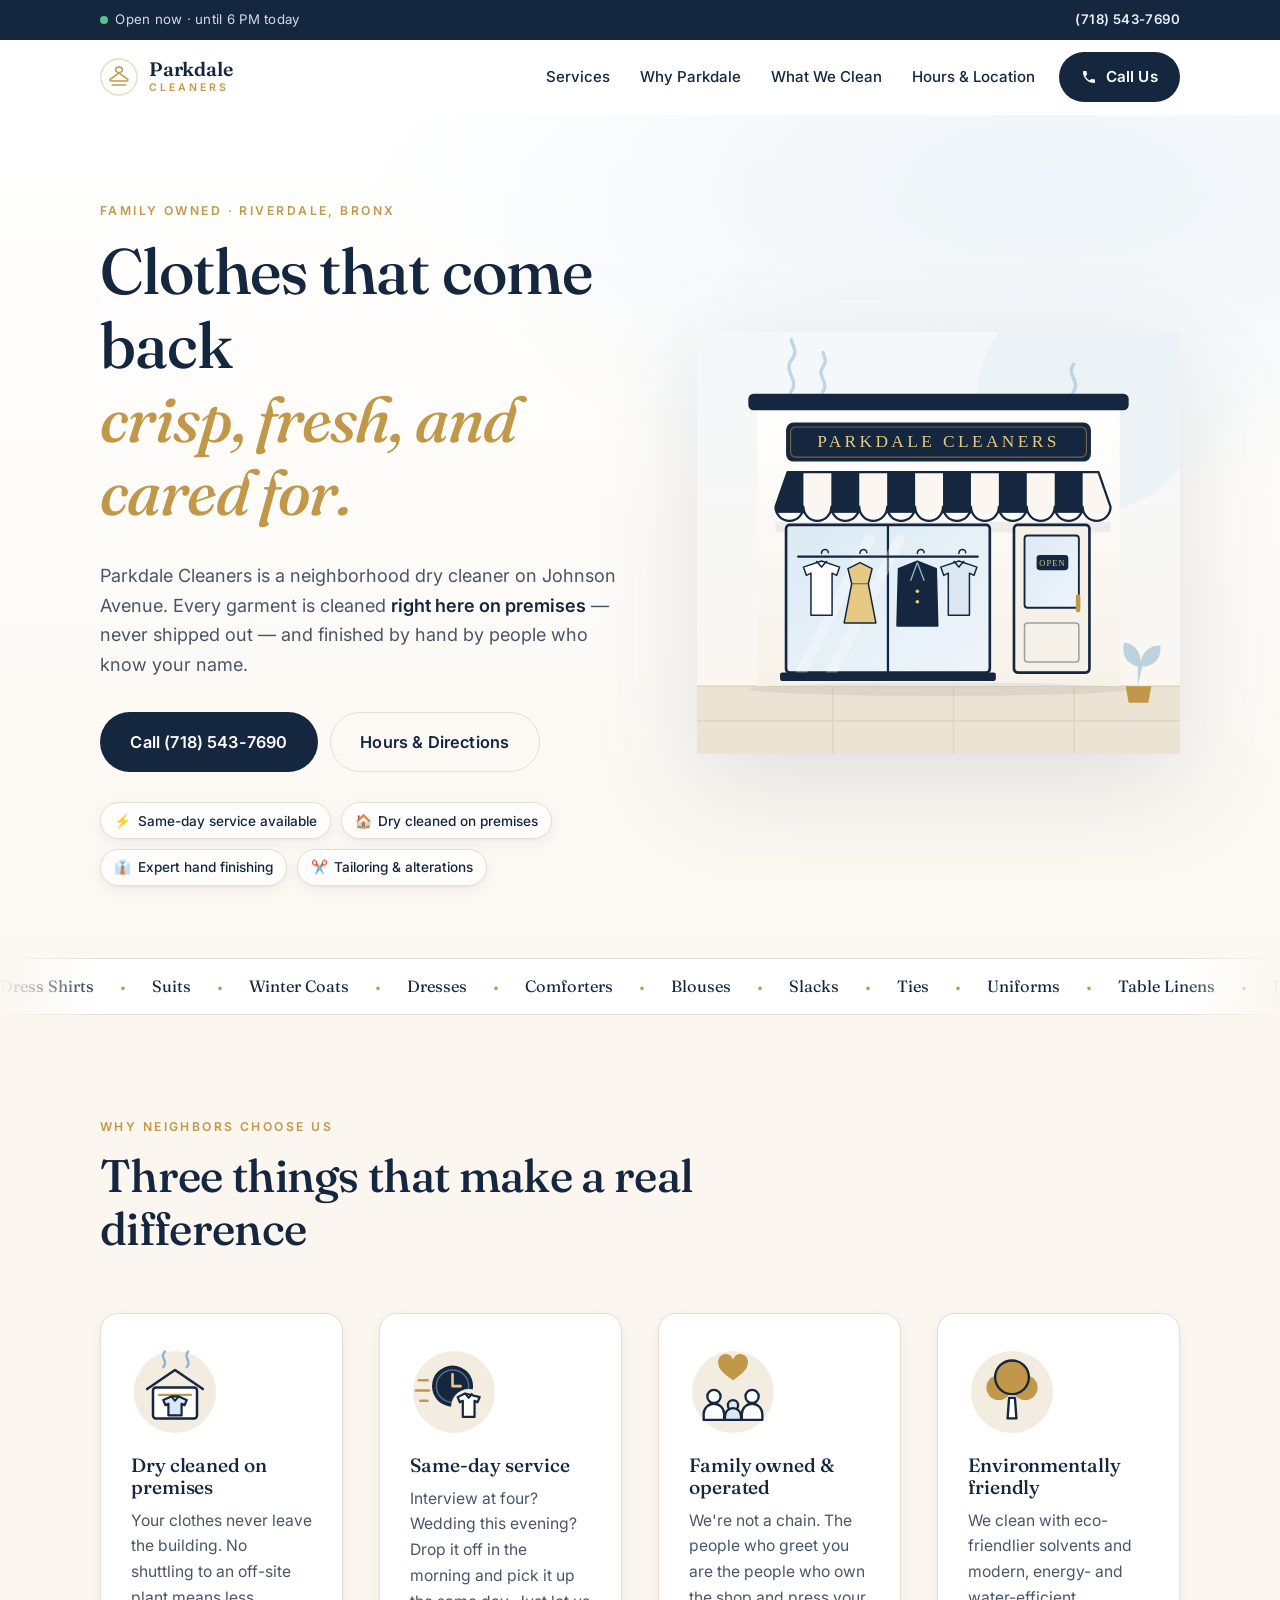
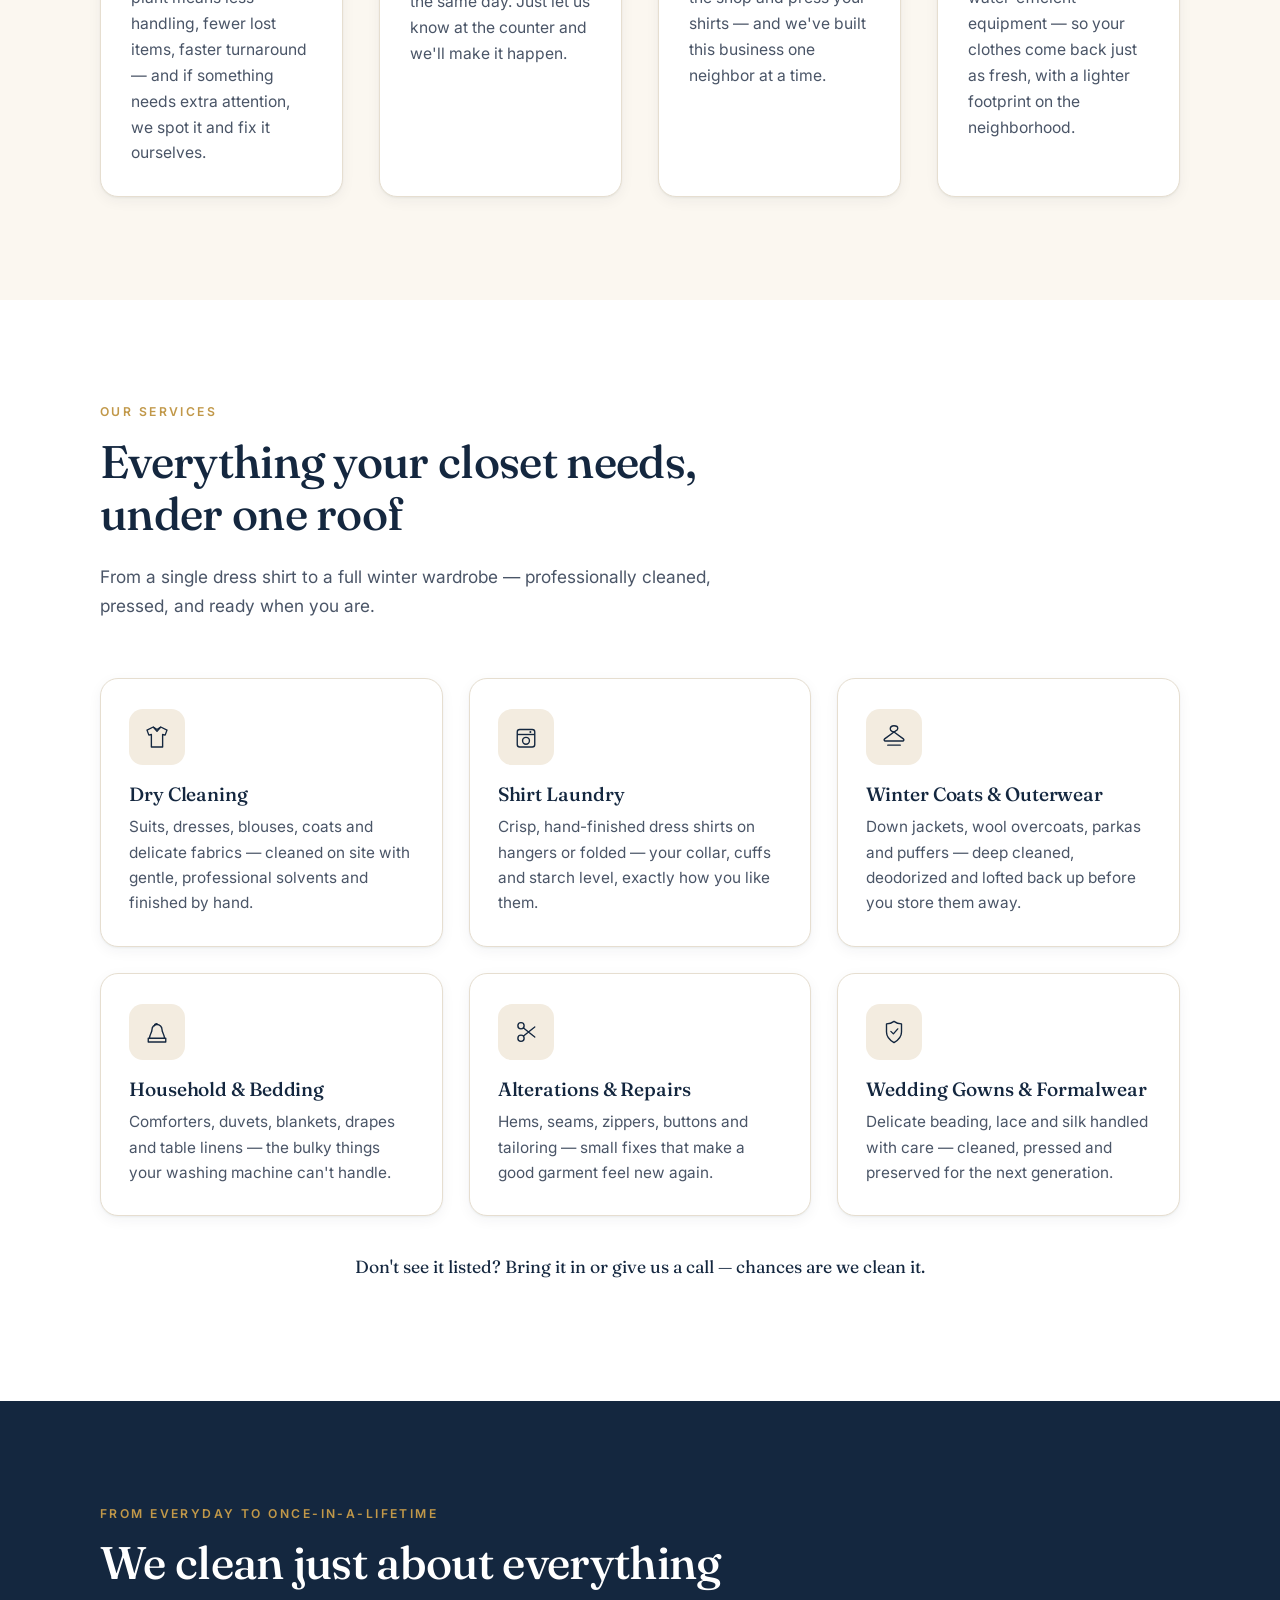
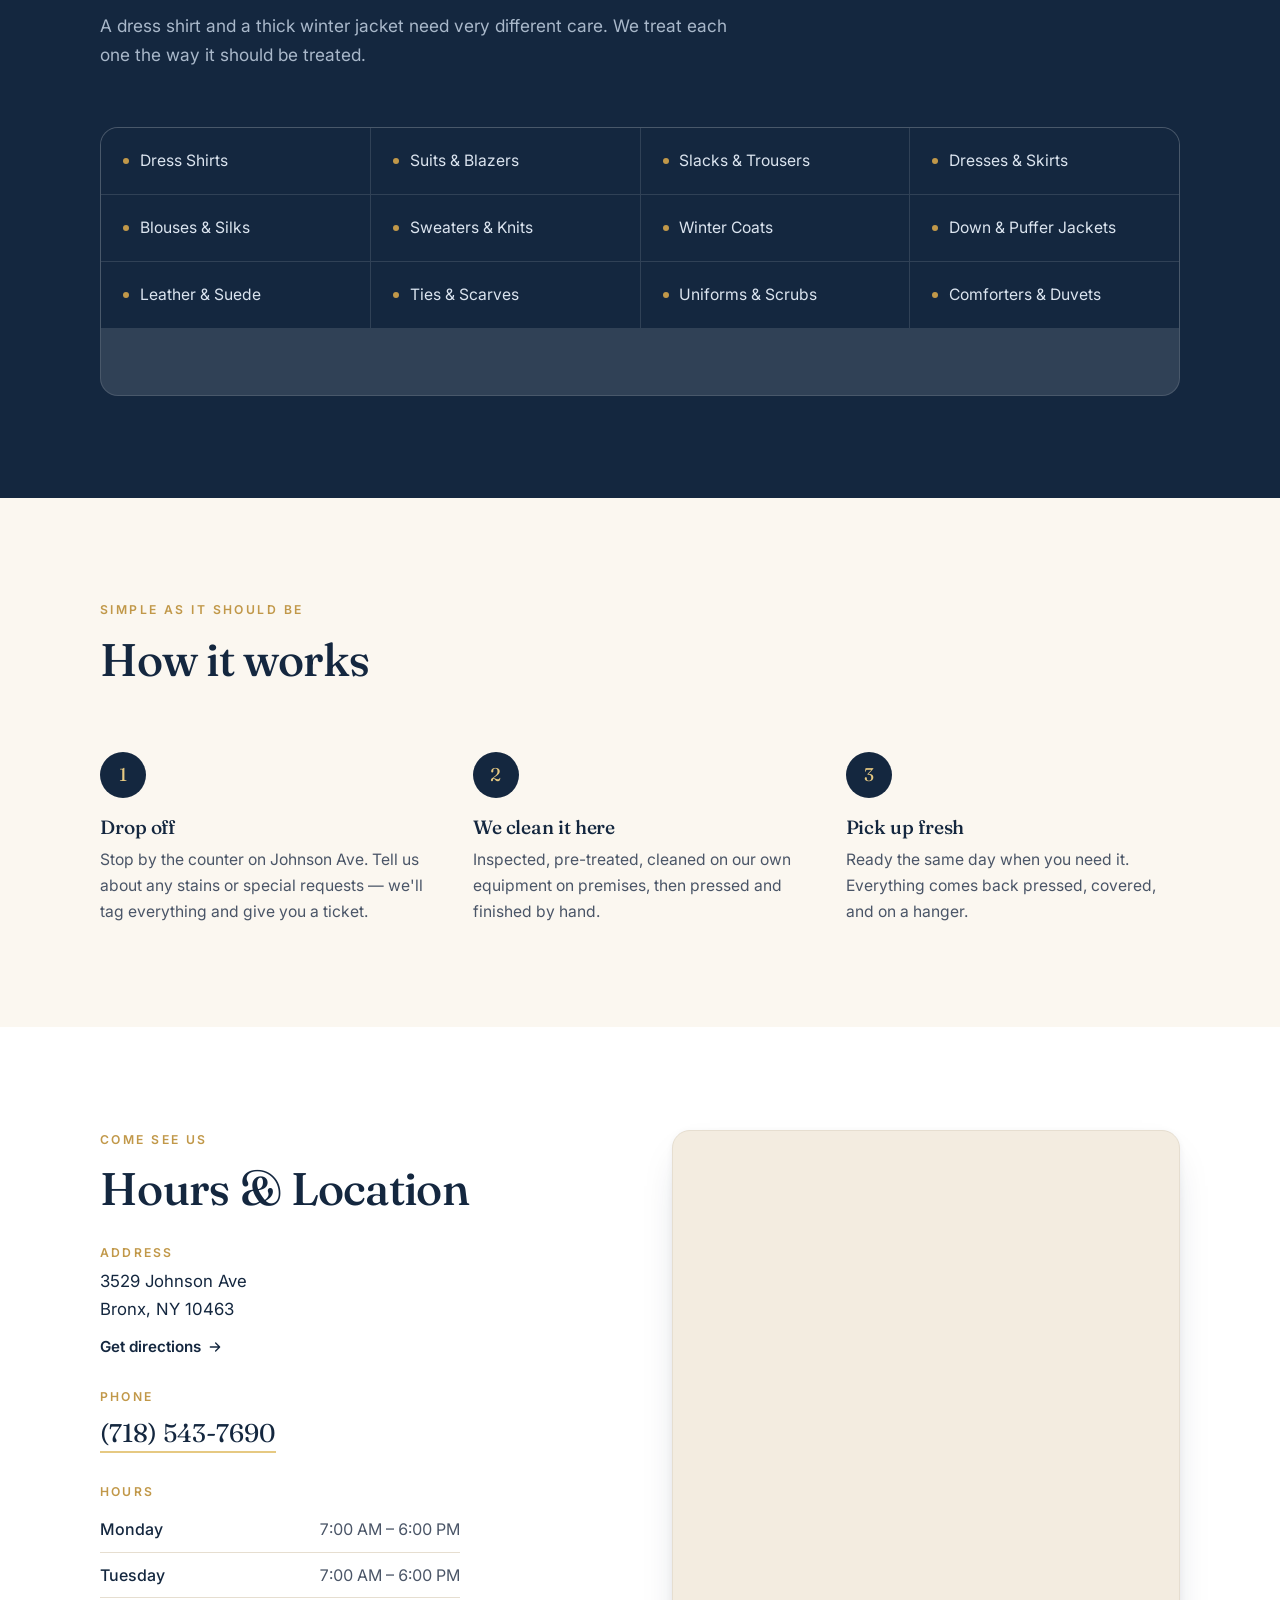
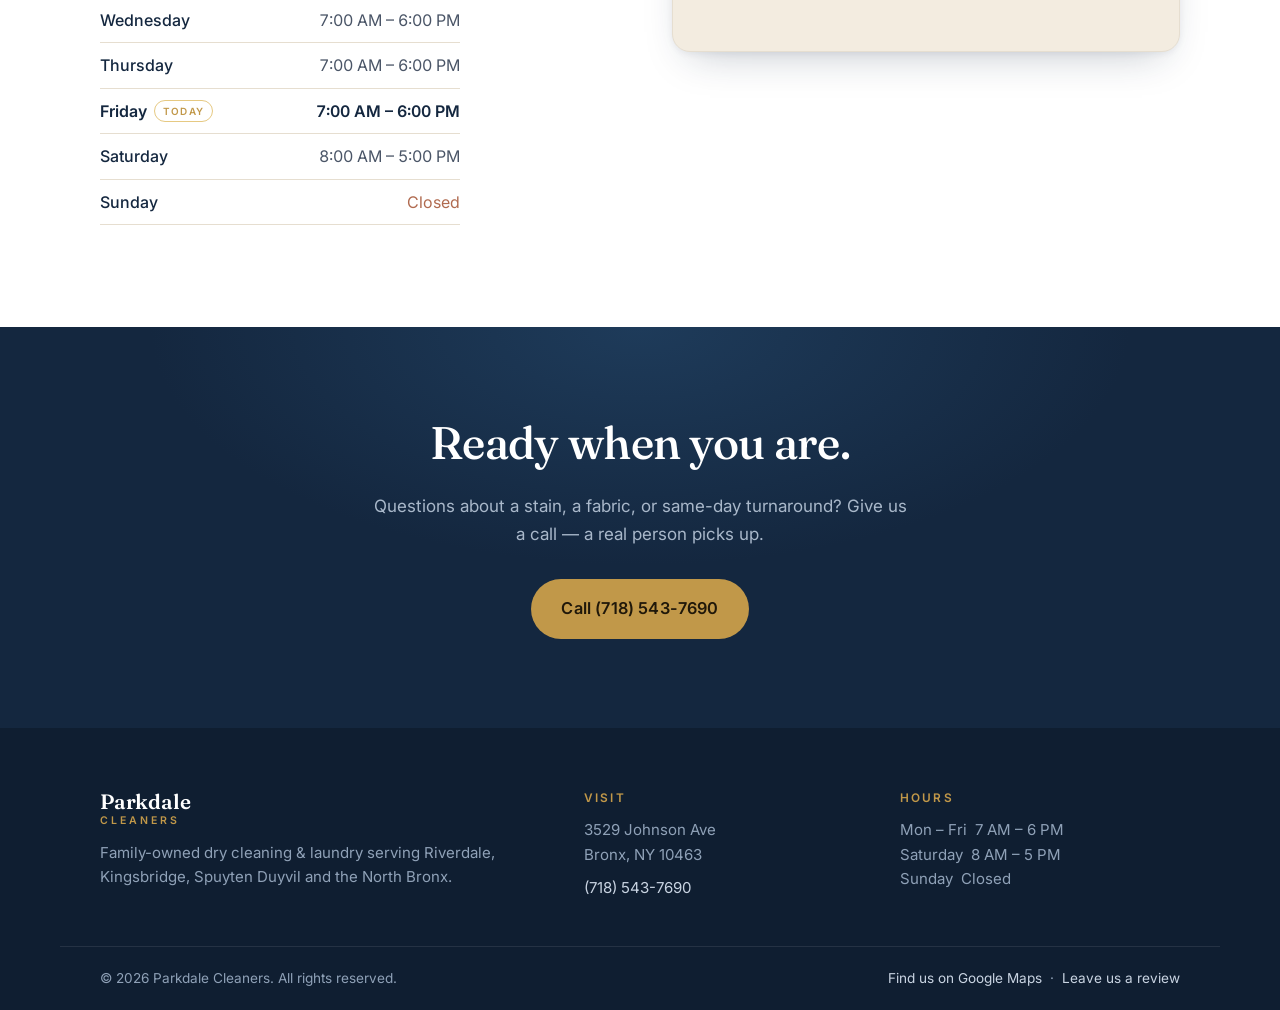
<file: index.html>
<!doctype html>
<html lang="en">
<head>
<meta charset="utf-8">
<meta name="viewport" content="width=device-width, initial-scale=1">
<title>Parkdale Cleaners — Dry Cleaning &amp; Laundry in Riverdale, Bronx NY</title>
<meta name="description" content="Family-owned dry cleaners on Johnson Ave in Riverdale, Bronx. Dry cleaning done on premises, same-day service available, expert hand finishing — from dress shirts to winter coats.">
<meta name="robots" content="index, follow">

<link rel="canonical" href="https://www.parkdalecleaners.com/">
<link rel="icon" href="assets/img/favicon.svg" type="image/svg+xml">
<link rel="apple-touch-icon" href="assets/img/apple-touch-icon.png">

<meta property="og:type" content="business.business">
<meta property="og:url" content="https://www.parkdalecleaners.com/">
<meta property="og:site_name" content="Parkdale Cleaners">
<meta property="og:locale" content="en_US">
<meta property="og:title" content="Parkdale Cleaners — Riverdale, Bronx">
<meta property="og:description" content="Family-owned. Dry cleaning on premises. Same-day service available.">
<meta property="og:image" content="https://www.parkdalecleaners.com/assets/img/og-image.png">
<meta property="og:image:width" content="1200">
<meta property="og:image:height" content="630">
<meta property="og:image:alt" content="Parkdale Cleaners storefront on Johnson Ave, Riverdale, Bronx">
<meta name="twitter:card" content="summary_large_image">
<meta name="twitter:title" content="Parkdale Cleaners — Riverdale, Bronx">
<meta name="twitter:description" content="Family-owned. Dry cleaning on premises. Same-day service available.">
<meta name="twitter:image" content="https://www.parkdalecleaners.com/assets/img/og-image.png">
<meta name="theme-color" content="#14273f">

<link rel="preconnect" href="https://fonts.googleapis.com">
<link rel="preconnect" href="https://fonts.gstatic.com" crossorigin>
<link href="https://fonts.googleapis.com/css2?family=Fraunces:opsz,wght@9..144,400;9..144,500;9..144,600&family=Inter:wght@400;500;600&display=swap" rel="stylesheet">
<link rel="stylesheet" href="assets/css/styles.css">
</head>
<body>

<a class="skip-link" href="#main">Skip to content</a>

<!-- ── Top bar ─────────────────────────────────────────────── -->
<div class="topbar">
  <div class="wrap topbar__inner">
    <p class="topbar__status" id="status-strip">
      <span class="dot" aria-hidden="true"></span>
      <span id="status-text">3529 Johnson Ave, Riverdale · Bronx, NY</span>
    </p>
    <a class="topbar__phone" href="tel:+17185437690">(718) 543-7690</a>
  </div>
</div>

<!-- ── Header ──────────────────────────────────────────────── -->
<header class="header" id="header">
  <div class="wrap header__inner">
    <a class="logo" href="#top" aria-label="Parkdale Cleaners home">
      <svg class="logo__mark" viewBox="0 0 40 40" aria-hidden="true">
        <circle cx="20" cy="20" r="19" fill="none" stroke="currentColor" stroke-width="1.5" opacity=".35"/>
        <path d="M20 9.5c-2.2 0-3.6 1.3-3.6 3 0 1.2.8 2 1.9 2.4L20 15.6l1.7-.7c1.1-.4 1.9-1.2 1.9-2.4 0-1.7-1.4-3-3.6-3Z" fill="none" stroke="currentColor" stroke-width="1.6" stroke-linejoin="round"/>
        <path d="m20 15.6-9 6.6c-.9.7-.4 2.1.7 2.1h16.6c1.1 0 1.6-1.4.7-2.1l-9-6.6Z" fill="none" stroke="currentColor" stroke-width="1.6" stroke-linejoin="round"/>
        <path d="M13 28.5h14" stroke="currentColor" stroke-width="1.6" stroke-linecap="round"/>
      </svg>
      <span class="logo__text">
        <strong>Parkdale</strong>
        <em>Cleaners</em>
      </span>
    </a>

    <nav class="nav" id="nav" aria-label="Main">
      <a href="#services">Services</a>
      <a href="#why">Why Parkdale</a>
      <a href="#items">What We Clean</a>
      <a href="#visit">Hours &amp; Location</a>
    </nav>

    <a class="btn btn--primary header__cta" href="tel:+17185437690">
      <svg viewBox="0 0 24 24" aria-hidden="true" class="icon"><path d="M6.6 10.8a15.1 15.1 0 0 0 6.6 6.6l2.2-2.2c.3-.3.7-.4 1-.2 1.2.4 2.4.6 3.6.6.6 0 1 .4 1 1V20c0 .6-.4 1-1 1A17 17 0 0 1 3 4c0-.6.4-1 1-1h3.5c.6 0 1 .4 1 1 0 1.3.2 2.5.6 3.6.1.4 0 .8-.2 1l-2.3 2.2Z" fill="currentColor"/></svg>
      Call Us
    </a>

    <button class="hamburger" id="hamburger" aria-label="Open menu" aria-expanded="false" aria-controls="nav">
      <span></span><span></span><span></span>
    </button>
  </div>
</header>

<main id="main">

<!-- ── Hero ────────────────────────────────────────────────── -->
<section class="hero" id="top">
  <div class="wrap hero__inner">
    <div class="hero__copy reveal">
      <p class="eyebrow">Family owned · Riverdale, Bronx</p>
      <h1>Clothes that come back<br><span class="ink-accent">crisp, fresh, and cared for.</span></h1>
      <p class="lede">
        Parkdale Cleaners is a neighborhood dry cleaner on Johnson Avenue. Every
        garment is cleaned <strong>right here on premises</strong> — never shipped
        out — and finished by hand by people who know your name.
      </p>

      <div class="hero__actions">
        <a class="btn btn--primary btn--lg" href="tel:+17185437690">Call (718) 543-7690</a>
        <a class="btn btn--ghost btn--lg" href="#visit">Hours &amp; Directions</a>
      </div>

      <ul class="chips" role="list">
        <li class="chip"><span aria-hidden="true">⚡</span> Same-day service available</li>
        <li class="chip"><span aria-hidden="true">🏠</span> Dry cleaned on premises</li>
        <li class="chip"><span aria-hidden="true">👔</span> Expert hand finishing</li>
        <li class="chip"><span aria-hidden="true">✂️</span> Tailoring &amp; alterations</li>
      </ul>
    </div>

    <div class="hero__art reveal reveal--delay">
      <img src="assets/img/hero-storefront.svg" width="640" height="560"
           alt="Illustration of the Parkdale Cleaners storefront with garments hanging inside the window">
    </div>
  </div>

  <!-- scrolling ribbon -->
  <div class="ribbon" aria-hidden="true">
    <div class="ribbon__track">
      <span>Dress Shirts</span><span>•</span><span>Suits</span><span>•</span><span>Winter Coats</span><span>•</span>
      <span>Dresses</span><span>•</span><span>Comforters</span><span>•</span><span>Blouses</span><span>•</span>
      <span>Slacks</span><span>•</span><span>Ties</span><span>•</span><span>Uniforms</span><span>•</span>
      <span>Table Linens</span><span>•</span><span>Down Jackets</span><span>•</span>
      <span>Dress Shirts</span><span>•</span><span>Suits</span><span>•</span><span>Winter Coats</span><span>•</span>
      <span>Dresses</span><span>•</span><span>Comforters</span><span>•</span><span>Blouses</span><span>•</span>
      <span>Slacks</span><span>•</span><span>Ties</span><span>•</span><span>Uniforms</span><span>•</span>
      <span>Table Linens</span><span>•</span><span>Down Jackets</span><span>•</span>
    </div>
  </div>
</section>

<!-- ── Why Parkdale ────────────────────────────────────────── -->
<section class="section section--cream" id="why">
  <div class="wrap">
    <header class="section__head reveal">
      <p class="eyebrow">Why neighbors choose us</p>
      <h2>Three things that make a real difference</h2>
    </header>

    <div class="pillars">
      <article class="pillar reveal">
        <img src="assets/img/spot-onsite.svg" width="120" height="120" alt="" aria-hidden="true">
        <h3>Dry cleaned on premises</h3>
        <p>
          Your clothes never leave the building. No shuttling to an off-site plant
          means less handling, fewer lost items, faster turnaround — and if
          something needs extra attention, we spot it and fix it ourselves.
        </p>
      </article>

      <article class="pillar reveal">
        <img src="assets/img/spot-sameday.svg" width="120" height="120" alt="" aria-hidden="true">
        <h3>Same-day service</h3>
        <p>
          Interview at four? Wedding this evening? Drop it off in the morning and
          pick it up the same day. Just let us know at the counter and we'll make
          it happen.
        </p>
      </article>

      <article class="pillar reveal">
        <img src="assets/img/spot-family.svg" width="120" height="120" alt="" aria-hidden="true">
        <h3>Family owned &amp; operated</h3>
        <p>
          We're not a chain. The people who greet you are the people who own the
          shop and press your shirts — and we've built this business one
          neighbor at a time.
        </p>
      </article>

      <article class="pillar reveal">
        <img src="assets/img/spot-eco.svg" width="120" height="120" alt="" aria-hidden="true">
        <h3>Environmentally friendly</h3>
        <p>
          We clean with eco-friendlier solvents and modern, energy- and
          water-efficient equipment — so your clothes come back just as fresh,
          with a lighter footprint on the neighborhood.
        </p>
      </article>
    </div>
  </div>
</section>

<!-- ── Services ────────────────────────────────────────────── -->
<section class="section" id="services">
  <div class="wrap">
    <header class="section__head reveal">
      <p class="eyebrow">Our services</p>
      <h2>Everything your closet needs, under one roof</h2>
      <p class="section__sub">
        From a single dress shirt to a full winter wardrobe — professionally
        cleaned, pressed, and ready when you are.
      </p>
    </header>

    <div class="cards">
      <article class="card reveal">
        <div class="card__icon">
          <svg viewBox="0 0 48 48" aria-hidden="true"><path d="M18 8l6 4 6-4 10 5-3 8-4-1v20H15V20l-4 1-3-8 10-5Z" fill="none" stroke="currentColor" stroke-width="2.2" stroke-linejoin="round"/><path d="M18 8l6 7 6-7" fill="none" stroke="currentColor" stroke-width="2.2" stroke-linejoin="round"/></svg>
        </div>
        <h3>Dry Cleaning</h3>
        <p>Suits, dresses, blouses, coats and delicate fabrics — cleaned on site with gentle, professional solvents and finished by hand.</p>
      </article>

      <article class="card reveal">
        <div class="card__icon">
          <svg viewBox="0 0 48 48" aria-hidden="true"><rect x="10" y="12" width="28" height="28" rx="4" fill="none" stroke="currentColor" stroke-width="2.2"/><path d="M10 20h28" stroke="currentColor" stroke-width="2.2"/><circle cx="24" cy="30" r="5.5" fill="none" stroke="currentColor" stroke-width="2.2"/><circle cx="31" cy="16" r="1.6" fill="currentColor"/></svg>
        </div>
        <h3>Shirt Laundry</h3>
        <p>Crisp, hand-finished dress shirts on hangers or folded — your collar, cuffs and starch level, exactly how you like them.</p>
      </article>

      <article class="card reveal">
        <div class="card__icon">
          <svg viewBox="0 0 48 48" aria-hidden="true"><path d="M24 6c-4 0-6 2.4-6 5.2 0 2 1.4 3.2 3.2 4L24 16l2.8-1.8c1.8-.8 3.2-2 3.2-4C30 8.4 28 6 24 6Z" fill="none" stroke="currentColor" stroke-width="2.2" stroke-linejoin="round"/><path d="M24 16 9 27c-1.5 1.1-.7 3.4 1.2 3.4h27.6c1.9 0 2.7-2.3 1.2-3.4L24 16Z" fill="none" stroke="currentColor" stroke-width="2.2" stroke-linejoin="round"/><path d="M14 37h20" stroke="currentColor" stroke-width="2.2" stroke-linecap="round"/></svg>
        </div>
        <h3>Winter Coats &amp; Outerwear</h3>
        <p>Down jackets, wool overcoats, parkas and puffers — deep cleaned, deodorized and lofted back up before you store them away.</p>
      </article>

      <article class="card reveal">
        <div class="card__icon">
          <svg viewBox="0 0 48 48" aria-hidden="true"><path d="M12 34c0-6 4-9 4-14a8 8 0 1 1 16 0c0 5 4 8 4 14" fill="none" stroke="currentColor" stroke-width="2.2" stroke-linecap="round"/><path d="M10 34h28v6H10z" fill="none" stroke="currentColor" stroke-width="2.2" stroke-linejoin="round"/><path d="M20 14c0-2 1.6-3.5 4-3.5" stroke="currentColor" stroke-width="2.2" stroke-linecap="round"/></svg>
        </div>
        <h3>Household &amp; Bedding</h3>
        <p>Comforters, duvets, blankets, drapes and table linens — the bulky things your washing machine can't handle.</p>
      </article>

      <article class="card reveal">
        <div class="card__icon">
          <svg viewBox="0 0 48 48" aria-hidden="true"><circle cx="16" cy="14" r="5" fill="none" stroke="currentColor" stroke-width="2.2"/><circle cx="16" cy="34" r="5" fill="none" stroke="currentColor" stroke-width="2.2"/><path d="M20 17.5 38 32M20 30.5 38 16" stroke="currentColor" stroke-width="2.2" stroke-linecap="round"/></svg>
        </div>
        <h3>Alterations &amp; Repairs</h3>
        <p>Hems, seams, zippers, buttons and tailoring — small fixes that make a good garment feel new again.</p>
      </article>

      <article class="card reveal">
        <div class="card__icon">
          <svg viewBox="0 0 48 48" aria-hidden="true"><path d="M24 7c-5 4-8 4-12 4v13c0 8 5 13 12 17 7-4 12-9 12-17V11c-4 0-7 0-12-4Z" fill="none" stroke="currentColor" stroke-width="2.2" stroke-linejoin="round"/><path d="m19 23 4 4 7-8" fill="none" stroke="currentColor" stroke-width="2.2" stroke-linecap="round" stroke-linejoin="round"/></svg>
        </div>
        <h3>Wedding Gowns &amp; Formalwear</h3>
        <p>Delicate beading, lace and silk handled with care — cleaned, pressed and preserved for the next generation.</p>
      </article>
    </div>

    <p class="note reveal">
      Don't see it listed? Bring it in or give us a call — chances are we clean it.
    </p>
  </div>
</section>

<!-- ── What we clean ───────────────────────────────────────── -->
<section class="section section--ink" id="items">
  <div class="wrap">
    <header class="section__head section__head--light reveal">
      <p class="eyebrow">From everyday to once-in-a-lifetime</p>
      <h2>We clean just about everything</h2>
      <p class="section__sub">
        A dress shirt and a thick winter jacket need very different care. We treat
        each one the way it should be treated.
      </p>
    </header>

    <ul class="items" role="list">
      <li class="reveal">Dress Shirts</li>
      <li class="reveal">Suits &amp; Blazers</li>
      <li class="reveal">Slacks &amp; Trousers</li>
      <li class="reveal">Dresses &amp; Skirts</li>
      <li class="reveal">Blouses &amp; Silks</li>
      <li class="reveal">Sweaters &amp; Knits</li>
      <li class="reveal">Winter Coats</li>
      <li class="reveal">Down &amp; Puffer Jackets</li>
      <li class="reveal">Leather &amp; Suede</li>
      <li class="reveal">Ties &amp; Scarves</li>
      <li class="reveal">Uniforms &amp; Scrubs</li>
      <li class="reveal">Comforters &amp; Duvets</li>
      <li class="reveal">Blankets &amp; Throws</li>
      <li class="reveal">Drapes &amp; Curtains</li>
      <li class="reveal">Table Linens</li>
      <li class="reveal">Wedding Gowns</li>
    </ul>
  </div>
</section>

<!-- ── How it works ────────────────────────────────────────── -->
<section class="section section--cream" id="how">
  <div class="wrap">
    <header class="section__head reveal">
      <p class="eyebrow">Simple as it should be</p>
      <h2>How it works</h2>
    </header>

    <ol class="steps" role="list">
      <li class="step reveal">
        <span class="step__num">1</span>
        <h3>Drop off</h3>
        <p>Stop by the counter on Johnson Ave. Tell us about any stains or special requests — we'll tag everything and give you a ticket.</p>
      </li>
      <li class="step reveal">
        <span class="step__num">2</span>
        <h3>We clean it here</h3>
        <p>Inspected, pre-treated, cleaned on our own equipment on premises, then pressed and finished by hand.</p>
      </li>
      <li class="step reveal">
        <span class="step__num">3</span>
        <h3>Pick up fresh</h3>
        <p>Ready the same day when you need it. Everything comes back pressed, covered, and on a hanger.</p>
      </li>
    </ol>
  </div>
</section>

<!-- ── Visit ───────────────────────────────────────────────── -->
<section class="section" id="visit">
  <div class="wrap visit">
    <div class="visit__info reveal">
      <p class="eyebrow">Come see us</p>
      <h2>Hours &amp; Location</h2>

      <div class="contact-block">
        <h3>Address</h3>
        <p>
          3529 Johnson Ave<br>
          Bronx, NY 10463
        </p>
        <a class="link-arrow" href="https://maps.app.goo.gl/PecmYyA47qe2PS5h9" target="_blank" rel="noopener">
          Get directions
          <svg viewBox="0 0 24 24" aria-hidden="true" class="icon"><path d="M5 12h13M13 6l6 6-6 6" fill="none" stroke="currentColor" stroke-width="2" stroke-linecap="round" stroke-linejoin="round"/></svg>
        </a>
      </div>

      <div class="contact-block">
        <h3>Phone</h3>
        <p><a class="phone-lg" href="tel:+17185437690">(718) 543-7690</a></p>
      </div>

      <div class="contact-block">
        <h3>Hours</h3>
        <table class="hours" id="hours-table">
          <tbody>
            <tr data-day="1"><th scope="row">Monday</th><td>7:00 AM – 6:00 PM</td></tr>
            <tr data-day="2"><th scope="row">Tuesday</th><td>7:00 AM – 6:00 PM</td></tr>
            <tr data-day="3"><th scope="row">Wednesday</th><td>7:00 AM – 6:00 PM</td></tr>
            <tr data-day="4"><th scope="row">Thursday</th><td>7:00 AM – 6:00 PM</td></tr>
            <tr data-day="5"><th scope="row">Friday</th><td>7:00 AM – 6:00 PM</td></tr>
            <tr data-day="6"><th scope="row">Saturday</th><td>8:00 AM – 5:00 PM</td></tr>
            <tr data-day="0"><th scope="row">Sunday</th><td class="closed">Closed</td></tr>
          </tbody>
        </table>
      </div>
    </div>

    <div class="visit__map reveal reveal--delay">
      <iframe
        title="Map showing Parkdale Cleaners at 3529 Johnson Ave, Bronx, NY 10463"
        src="https://www.google.com/maps?q=3529+Johnson+Ave,+Bronx,+NY+10463&output=embed"
        loading="lazy"
        referrerpolicy="no-referrer-when-downgrade"
        allowfullscreen></iframe>
    </div>
  </div>
</section>

<!-- ── CTA ─────────────────────────────────────────────────── -->
<section class="cta">
  <div class="wrap cta__inner reveal">
    <h2>Ready when you are.</h2>
    <p>Questions about a stain, a fabric, or same-day turnaround? Give us a call — a real person picks up.</p>
    <a class="btn btn--gold btn--lg" href="tel:+17185437690">Call (718) 543-7690</a>
  </div>
</section>

</main>

<!-- ── Footer ──────────────────────────────────────────────── -->
<footer class="footer">
  <div class="wrap footer__inner">
    <div class="footer__brand">
      <span class="logo__text logo__text--footer">
        <strong>Parkdale</strong><em>Cleaners</em>
      </span>
      <p>Family-owned dry cleaning &amp; laundry serving Riverdale, Kingsbridge, Spuyten Duyvil and the North Bronx.</p>
    </div>

    <div class="footer__col">
      <h4>Visit</h4>
      <p>3529 Johnson Ave<br>Bronx, NY 10463</p>
      <p><a href="tel:+17185437690">(718) 543-7690</a></p>
    </div>

    <div class="footer__col">
      <h4>Hours</h4>
      <p>Mon – Fri &nbsp;7 AM – 6 PM<br>
         Saturday &nbsp;8 AM – 5 PM<br>
         Sunday &nbsp;Closed</p>
    </div>
  </div>
  <div class="wrap footer__bottom">
    <p>&copy; <span id="year">2026</span> Parkdale Cleaners. All rights reserved.</p>
    <p>
      <a href="https://maps.app.goo.gl/PecmYyA47qe2PS5h9" target="_blank" rel="noopener">Find us on Google Maps</a>
      &nbsp;·&nbsp;
      <a href="review.html">Leave us a review</a>
    </p>
  </div>
</footer>

<!-- Local business structured data (helps Google show hours, phone, map) -->
<script type="application/ld+json">
{
  "@context": "https://schema.org",
  "@type": "DryCleaningOrLaundry",
  "@id": "https://www.parkdalecleaners.com/#business",
  "url": "https://www.parkdalecleaners.com/",
  "name": "Parkdale Cleaners",
  "description": "Family-owned dry cleaner in Riverdale, Bronx. Dry cleaning done on premises with same-day service available.",
  "image": "https://www.parkdalecleaners.com/assets/img/og-image.png",
  "telephone": "+1-718-543-7690",
  "address": {
    "@type": "PostalAddress",
    "streetAddress": "3529 Johnson Ave",
    "addressLocality": "Bronx",
    "addressRegion": "NY",
    "postalCode": "10463",
    "addressCountry": "US"
  },
  "geo": { "@type": "GeoCoordinates", "latitude": 40.8862, "longitude": -73.9086 },
  "hasMap": "https://maps.app.goo.gl/PecmYyA47qe2PS5h9",
  "priceRange": "$$",
  "openingHoursSpecification": [
    { "@type": "OpeningHoursSpecification",
      "dayOfWeek": ["Monday","Tuesday","Wednesday","Thursday","Friday"],
      "opens": "07:00", "closes": "18:00" },
    { "@type": "OpeningHoursSpecification",
      "dayOfWeek": "Saturday", "opens": "08:00", "closes": "17:00" }
  ],
  "areaServed": ["Riverdale","Kingsbridge","Spuyten Duyvil","Bronx"]
}
</script>

<script src="assets/js/main.js" defer></script>
</body>
</html>
</file>
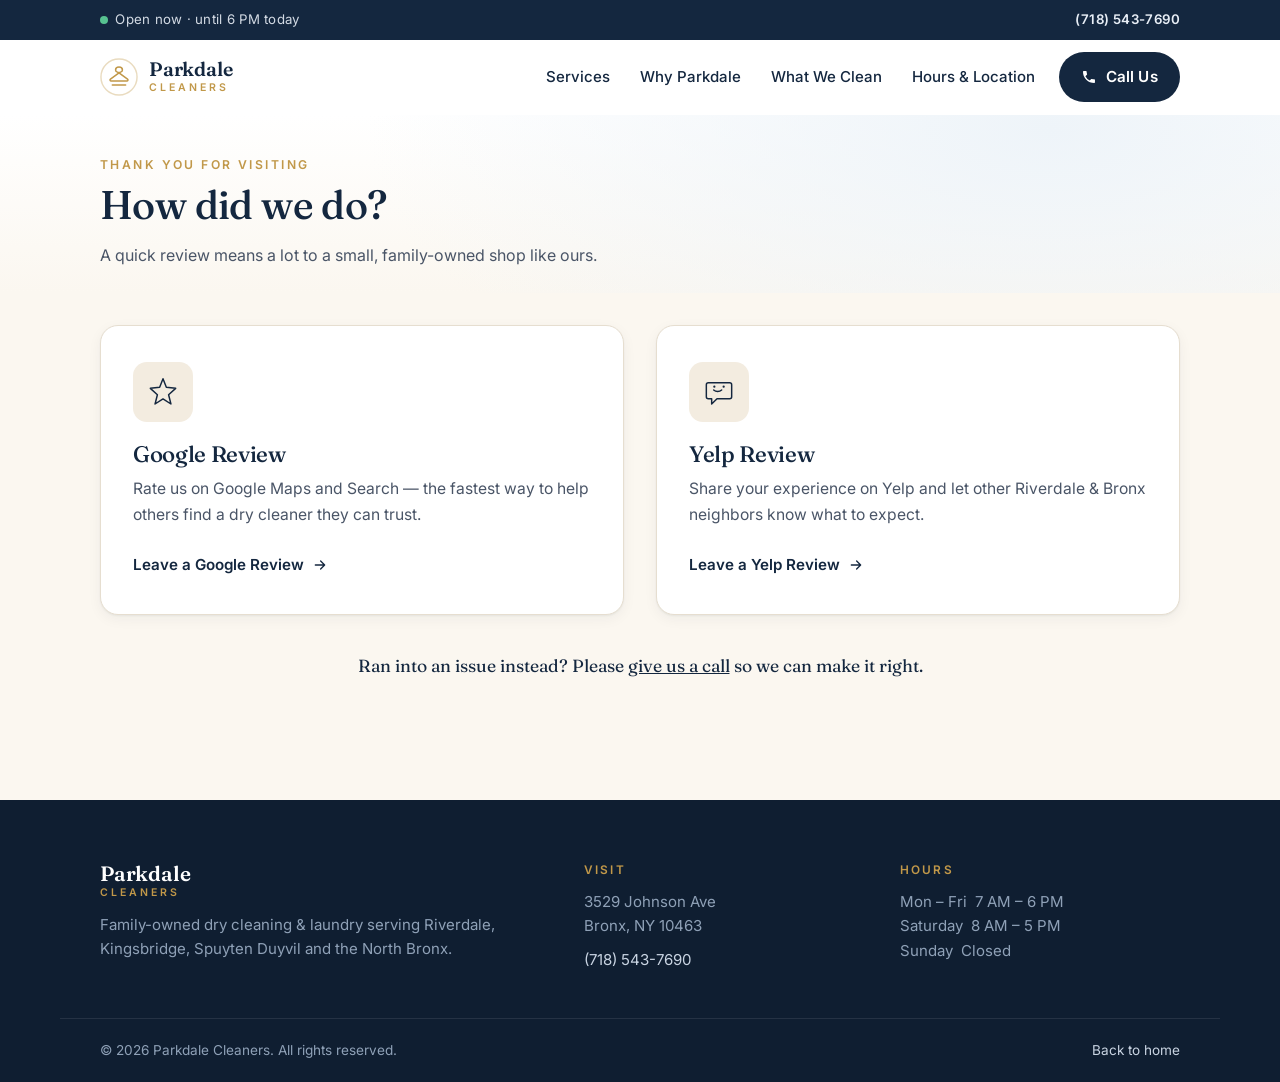
<file: review.html>
<!doctype html>
<html lang="en">
<head>
<meta charset="utf-8">
<meta name="viewport" content="width=device-width, initial-scale=1">
<title>Leave a Review — Parkdale Cleaners</title>
<meta name="description" content="Enjoyed your visit to Parkdale Cleaners? Leave us a quick review on Google or Yelp — it helps our neighborhood shop a lot.">

<link rel="canonical" href="https://parkdalecleaners.com/review.html">
<link rel="icon" href="assets/img/favicon.svg" type="image/svg+xml">
<link rel="apple-touch-icon" href="assets/img/apple-touch-icon.png">

<meta name="robots" content="noindex">

<meta property="og:type" content="website">
<meta property="og:url" content="https://parkdalecleaners.com/review.html">
<meta property="og:title" content="Leave a Review — Parkdale Cleaners">
<meta property="og:description" content="Enjoyed your visit? Leave us a quick review on Google or Yelp.">
<meta name="theme-color" content="#14273f">

<link rel="preconnect" href="https://fonts.googleapis.com">
<link rel="preconnect" href="https://fonts.gstatic.com" crossorigin>
<link href="https://fonts.googleapis.com/css2?family=Fraunces:opsz,wght@9..144,400;9..144,500;9..144,600&family=Inter:wght@400;500;600&display=swap" rel="stylesheet">
<link rel="stylesheet" href="assets/css/styles.css">
</head>
<body>

<a class="skip-link" href="#main">Skip to content</a>

<!-- ── Top bar ─────────────────────────────────────────────── -->
<div class="topbar">
  <div class="wrap topbar__inner">
    <p class="topbar__status" id="status-strip">
      <span class="dot" aria-hidden="true"></span>
      <span id="status-text">3529 Johnson Ave, Riverdale · Bronx, NY</span>
    </p>
    <a class="topbar__phone" href="tel:+17185437690">(718) 543-7690</a>
  </div>
</div>

<!-- ── Header ──────────────────────────────────────────────── -->
<header class="header" id="header">
  <div class="wrap header__inner">
    <a class="logo" href="index.html" aria-label="Parkdale Cleaners home">
      <svg class="logo__mark" viewBox="0 0 40 40" aria-hidden="true">
        <circle cx="20" cy="20" r="19" fill="none" stroke="currentColor" stroke-width="1.5" opacity=".35"/>
        <path d="M20 9.5c-2.2 0-3.6 1.3-3.6 3 0 1.2.8 2 1.9 2.4L20 15.6l1.7-.7c1.1-.4 1.9-1.2 1.9-2.4 0-1.7-1.4-3-3.6-3Z" fill="none" stroke="currentColor" stroke-width="1.6" stroke-linejoin="round"/>
        <path d="m20 15.6-9 6.6c-.9.7-.4 2.1.7 2.1h16.6c1.1 0 1.6-1.4.7-2.1l-9-6.6Z" fill="none" stroke="currentColor" stroke-width="1.6" stroke-linejoin="round"/>
        <path d="M13 28.5h14" stroke="currentColor" stroke-width="1.6" stroke-linecap="round"/>
      </svg>
      <span class="logo__text">
        <strong>Parkdale</strong>
        <em>Cleaners</em>
      </span>
    </a>

    <nav class="nav" id="nav" aria-label="Main">
      <a href="index.html#services">Services</a>
      <a href="index.html#why">Why Parkdale</a>
      <a href="index.html#items">What We Clean</a>
      <a href="index.html#visit">Hours &amp; Location</a>
    </nav>

    <a class="btn btn--primary header__cta" href="tel:+17185437690">
      <svg viewBox="0 0 24 24" aria-hidden="true" class="icon"><path d="M6.6 10.8a15.1 15.1 0 0 0 6.6 6.6l2.2-2.2c.3-.3.7-.4 1-.2 1.2.4 2.4.6 3.6.6.6 0 1 .4 1 1V20c0 .6-.4 1-1 1A17 17 0 0 1 3 4c0-.6.4-1 1-1h3.5c.6 0 1 .4 1 1 0 1.3.2 2.5.6 3.6.1.4 0 .8-.2 1l-2.3 2.2Z" fill="currentColor"/></svg>
      Call Us
    </a>

    <button class="hamburger" id="hamburger" aria-label="Open menu" aria-expanded="false" aria-controls="nav">
      <span></span><span></span><span></span>
    </button>
  </div>
</header>

<main id="main">

<!-- ── Review hero ─────────────────────────────────────────── -->
<section class="hero hero--review" id="top">
  <div class="wrap">
    <div class="hero__copy reveal" style="max-width:640px">
      <p class="eyebrow">Thank you for visiting</p>
      <h1>How did we do?</h1>
      <p class="lede">A quick review means a lot to a small, family-owned shop like ours.</p>
    </div>
  </div>
</section>

<!-- ── Review options ──────────────────────────────────────── -->
<section class="section section--cream section--tight-top">
  <div class="wrap">
    <div class="review-options">
      <a class="review-card reveal" href="https://g.page/r/CYWDey15Y3oWEBM/review" target="_blank" rel="noopener">
        <div class="review-card__icon">
          <svg viewBox="0 0 48 48" aria-hidden="true">
            <path d="M24 4 29 17l14 1.5-10.6 9.6L35.9 42 24 34.4 12.1 42l3.5-13.9L5 18.5 19 17 24 4Z" fill="none" stroke="currentColor" stroke-width="2.2" stroke-linejoin="round"/>
          </svg>
        </div>
        <h2>Google Review</h2>
        <p>Rate us on Google Maps and Search — the fastest way to help others find a dry cleaner they can trust.</p>
        <span class="review-card__cta">
          Leave a Google Review
          <svg viewBox="0 0 24 24" aria-hidden="true" class="icon"><path d="M5 12h13M13 6l6 6-6 6" fill="none" stroke="currentColor" stroke-width="2" stroke-linecap="round" stroke-linejoin="round"/></svg>
        </span>
      </a>

      <a class="review-card reveal reveal--delay" href="https://www.yelp.com/biz/parkdale-cleaners-corporation-bronx" target="_blank" rel="noopener">
        <div class="review-card__icon">
          <svg viewBox="0 0 48 48" aria-hidden="true">
            <path d="M8 10h32a3 3 0 0 1 3 3v18a3 3 0 0 1-3 3H21l-8 8v-8h-5a3 3 0 0 1-3-3V13a3 3 0 0 1 3-3Z" fill="none" stroke="currentColor" stroke-width="2.2" stroke-linejoin="round"/>
            <path d="M16 21c1.6 1.4 3.6 2.2 6 2.2s4.4-.8 6-2.2" fill="none" stroke="currentColor" stroke-width="2.2" stroke-linecap="round"/>
            <circle cx="17" cy="16" r="1.7" fill="currentColor"/>
            <circle cx="31" cy="16" r="1.7" fill="currentColor"/>
          </svg>
        </div>
        <h2>Yelp Review</h2>
        <p>Share your experience on Yelp and let other Riverdale &amp; Bronx neighbors know what to expect.</p>
        <span class="review-card__cta">
          Leave a Yelp Review
          <svg viewBox="0 0 24 24" aria-hidden="true" class="icon"><path d="M5 12h13M13 6l6 6-6 6" fill="none" stroke="currentColor" stroke-width="2" stroke-linecap="round" stroke-linejoin="round"/></svg>
        </span>
      </a>
    </div>

    <p class="note reveal">
      Ran into an issue instead? Please <a href="tel:+17185437690" style="color:var(--ink); text-decoration:underline;">give us a call</a> so we can make it right.
    </p>
  </div>
</section>

</main>

<!-- ── Footer ──────────────────────────────────────────────── -->
<footer class="footer">
  <div class="wrap footer__inner">
    <div class="footer__brand">
      <span class="logo__text logo__text--footer">
        <strong>Parkdale</strong><em>Cleaners</em>
      </span>
      <p>Family-owned dry cleaning &amp; laundry serving Riverdale, Kingsbridge, Spuyten Duyvil and the North Bronx.</p>
    </div>

    <div class="footer__col">
      <h4>Visit</h4>
      <p>3529 Johnson Ave<br>Bronx, NY 10463</p>
      <p><a href="tel:+17185437690">(718) 543-7690</a></p>
    </div>

    <div class="footer__col">
      <h4>Hours</h4>
      <p>Mon – Fri &nbsp;7 AM – 6 PM<br>
         Saturday &nbsp;8 AM – 5 PM<br>
         Sunday &nbsp;Closed</p>
    </div>
  </div>
  <div class="wrap footer__bottom">
    <p>&copy; <span id="year">2026</span> Parkdale Cleaners. All rights reserved.</p>
    <p><a href="index.html">Back to home</a></p>
  </div>
</footer>

<script src="assets/js/main.js" defer></script>
</body>
</html>
</file>
<file: assets/css/styles.css>
/* =========================================================
   Parkdale Cleaners
   ========================================================= */

:root{
  --ink:        #14273f;   /* deep navy */
  --ink-soft:   #243b58;
  --cream:      #fbf7f0;
  --cream-2:    #f3ece0;
  --paper:      #ffffff;
  --brass:      #c19849;
  --brass-lt:   #e6c982;
  --steam:      #8fb3cf;
  --body:       #4a5567;
  --line:       #e6ded0;

  --radius:     18px;
  --radius-sm:  12px;
  --shadow-sm:  0 1px 2px rgba(20,39,63,.05), 0 4px 14px rgba(20,39,63,.05);
  --shadow-md:  0 2px 6px rgba(20,39,63,.06), 0 18px 40px -18px rgba(20,39,63,.28);

  --font-display:'Fraunces', 'Iowan Old Style', Georgia, serif;
  --font-body:   'Inter', -apple-system, BlinkMacSystemFont, 'Segoe UI', sans-serif;

  --wrap: 1160px;
  --pad:  clamp(20px, 5vw, 40px);
}
/* ── Reset ─────────────────────────────────────────────── */
*,*::before,*::after{ box-sizing:border-box; }
html{ scroll-behavior:smooth; -webkit-text-size-adjust:100%; }
body{
  margin:0;
  font-family:var(--font-body);
  font-size:17px;
  line-height:1.65;
  color:var(--body);
  background:var(--paper);
  -webkit-font-smoothing:antialiased;
}
img,svg,iframe{ display:block; max-width:100%; }
a{ color:inherit; }
h1,h2,h3,h4{
  font-family:var(--font-display);
  color:var(--ink);
  font-weight:500;
  line-height:1.15;
  letter-spacing:-.015em;
  margin:0 0 .5em;
}
h1{ font-size:clamp(2.4rem, 5.4vw, 4rem); }
h2{ font-size:clamp(1.9rem, 3.6vw, 2.85rem); }
h3{ font-size:1.2rem; letter-spacing:-.005em; }
p{ margin:0 0 1em; }
ul,ol{ margin:0; padding:0; }

.wrap{ width:100%; max-width:var(--wrap); margin-inline:auto; padding-inline:var(--pad); }

.skip-link{
  position:absolute; left:-9999px; top:0; z-index:100;
  background:var(--ink); color:#fff; padding:12px 18px; border-radius:0 0 8px 0;
}
.skip-link:focus{ left:0; }

:where(a,button,input,iframe):focus-visible{
  outline:2.5px solid var(--brass); outline-offset:3px; border-radius:4px;
}

/* ── Buttons ───────────────────────────────────────────── */
.btn{
  --btn-bg:var(--ink); --btn-fg:#fff;
  display:inline-flex; align-items:center; justify-content:center; gap:.55em;
  font-family:var(--font-body); font-weight:600; font-size:.95rem; letter-spacing:.01em;
  text-decoration:none; white-space:nowrap;
  padding:.78em 1.4em; border-radius:999px; border:1.5px solid transparent;
  background:var(--btn-bg); color:var(--btn-fg);
  transition:transform .18s ease, box-shadow .22s ease, background .2s ease, color .2s ease;
}
.btn:hover{ transform:translateY(-2px); box-shadow:var(--shadow-md); }
.btn:active{ transform:translateY(0); }
.btn--lg{ padding:.95em 1.8em; font-size:1.02rem; }
.btn--ghost{ --btn-bg:transparent; --btn-fg:var(--ink); border-color:var(--line); }
.btn--ghost:hover{ background:var(--cream); border-color:var(--ink); }
.btn--gold{ --btn-bg:var(--brass); --btn-fg:#20180a; }
.btn--gold:hover{ --btn-bg:var(--brass-lt); }
.icon{ width:1.05em; height:1.05em; flex:none; }

/* ── Top bar ───────────────────────────────────────────── */
.topbar{
  background:var(--ink); color:#e8eef6;
  font-size:.83rem; letter-spacing:.02em;
}
.topbar__inner{ display:flex; align-items:center; justify-content:space-between; gap:16px; min-height:40px; }
.topbar__status{ margin:0; display:flex; align-items:center; gap:.55em; opacity:.9; }
.topbar__phone{ text-decoration:none; font-weight:600; letter-spacing:.03em; }
.topbar__phone:hover{ color:var(--brass-lt); }
.dot{
  width:8px; height:8px; border-radius:50%; background:var(--steam); flex:none;
  box-shadow:0 0 0 0 rgba(143,179,207,.5);
}
.topbar.is-open .dot{ background:#5fd39a; animation:pulse 2.4s infinite; }
.topbar.is-closed .dot{ background:#e08a6b; }
@keyframes pulse{
  0%{ box-shadow:0 0 0 0 rgba(95,211,154,.55); }
  70%{ box-shadow:0 0 0 7px rgba(95,211,154,0); }
  100%{ box-shadow:0 0 0 0 rgba(95,211,154,0); }
}

/* ── Header ────────────────────────────────────────────── */
.header{
  position:sticky; top:0; z-index:50;
  background:rgba(255,255,255,.86);
  backdrop-filter:saturate(180%) blur(14px);
  -webkit-backdrop-filter:saturate(180%) blur(14px);
  border-bottom:1px solid transparent;
  transition:border-color .3s ease, box-shadow .3s ease;
}
.header.is-stuck{ border-bottom-color:var(--line); box-shadow:0 8px 24px -20px rgba(20,39,63,.6); }
.header__inner{ display:flex; align-items:center; gap:24px; min-height:74px; }

.logo{ display:flex; align-items:center; gap:11px; text-decoration:none; color:var(--ink); margin-right:auto; }
.logo__mark{ width:38px; height:38px; flex:none; color:var(--brass); }
.logo__text{ display:flex; flex-direction:column; line-height:1; }
.logo__text strong{
  font-family:var(--font-display); font-weight:600; font-size:1.22rem;
  letter-spacing:-.01em; color:var(--ink);
}
.logo__text em{
  font-style:normal; font-size:.66rem; font-weight:600;
  letter-spacing:.28em; text-transform:uppercase; color:var(--brass); margin-top:3px;
}

.nav{ display:flex; align-items:center; gap:30px; }
.nav a{
  position:relative; text-decoration:none; color:var(--ink);
  font-size:.94rem; font-weight:500; padding:6px 0;
}
.nav a::after{
  content:''; position:absolute; left:0; right:100%; bottom:0; height:1.5px;
  background:var(--brass); transition:right .28s ease;
}
.nav a:hover::after{ right:0; }

.hamburger{
  display:none; width:44px; height:44px; border:0; background:none; cursor:pointer;
  padding:10px; flex-direction:column; justify-content:space-between;
}
.hamburger span{ display:block; height:2px; background:var(--ink); border-radius:2px; transition:.28s ease; }
.hamburger[aria-expanded="true"] span:nth-child(1){ transform:translateY(10px) rotate(45deg); }
.hamburger[aria-expanded="true"] span:nth-child(2){ opacity:0; }
.hamburger[aria-expanded="true"] span:nth-child(3){ transform:translateY(-10px) rotate(-45deg); }

/* ── Hero ──────────────────────────────────────────────── */
.hero{
  position:relative; overflow:hidden;
  background:
    radial-gradient(1100px 520px at 82% 8%, #eef4f9 0%, rgba(238,244,249,0) 62%),
    linear-gradient(180deg, #fff 0%, var(--cream) 100%);
}
.hero__inner{
  display:grid; grid-template-columns:1.05fr .95fr; gap:clamp(24px,5vw,64px);
  align-items:center; padding-block:clamp(48px,7vw,86px) clamp(40px,6vw,72px);
}
.eyebrow{
  font-size:.76rem; font-weight:600; letter-spacing:.2em; text-transform:uppercase;
  color:var(--brass); margin:0 0 1.1em;
}
.ink-accent{ color:var(--brass); font-style:italic; }
.lede{ font-size:1.13rem; max-width:34em; color:var(--body); }
.lede strong{ color:var(--ink); font-weight:600; }
.hero__actions{ display:flex; flex-wrap:wrap; gap:12px; margin:2rem 0 1.9rem; }

.chips{ display:flex; flex-wrap:wrap; gap:10px; list-style:none; }
.chip{
  display:inline-flex; align-items:center; gap:.5em;
  background:rgba(255,255,255,.8); border:1px solid var(--line);
  border-radius:999px; padding:.45em .95em;
  font-size:.85rem; font-weight:500; color:var(--ink);
  box-shadow:var(--shadow-sm);
}

.hero__art img{ width:100%; height:auto; filter:drop-shadow(0 30px 50px rgba(20,39,63,.12)); }

/* ribbon */
.ribbon{
  border-block:1px solid var(--line);
  background:var(--paper);
  overflow:hidden; padding:14px 0;
  -webkit-mask-image:linear-gradient(90deg,transparent,#000 8%,#000 92%,transparent);
          mask-image:linear-gradient(90deg,transparent,#000 8%,#000 92%,transparent);
}
.ribbon__track{
  display:flex; gap:26px; width:max-content;
  animation:slide 46s linear infinite;
  font-family:var(--font-display); font-size:1.02rem; color:var(--ink);
  white-space:nowrap;
}
.ribbon__track span:nth-child(even){ color:var(--brass); }
@keyframes slide{ from{ transform:translateX(0); } to{ transform:translateX(-50%); } }

/* ── Sections ──────────────────────────────────────────── */
.section{ padding-block:clamp(60px,8vw,110px); }
.section--cream{ background:var(--cream); }
.section--ink{ background:var(--ink); color:#c9d4e2; }
.section__head{ max-width:640px; margin-bottom:clamp(34px,4.5vw,58px); }
.section__head--light h2{ color:#fff; }
.section__head--light .section__sub{ color:#a9b8ca; }
.section__sub{ font-size:1.08rem; margin:0; }
.note{
  margin-top:36px; text-align:center; font-family:var(--font-display);
  font-size:1.1rem; color:var(--ink);
}

/* pillars */
.pillars{ display:grid; grid-template-columns:repeat(auto-fit,minmax(240px,1fr)); gap:clamp(20px,3vw,36px); }
.pillar{
  background:var(--paper); border:1px solid var(--line); border-radius:var(--radius);
  padding:34px 30px 30px; box-shadow:var(--shadow-sm);
  transition:transform .3s ease, box-shadow .3s ease;
}
.pillar:hover{ transform:translateY(-4px); box-shadow:var(--shadow-md); }
.pillar img{ width:88px; height:88px; margin-bottom:18px; }
.pillar p{ margin:0; font-size:.98rem; }

/* service cards */
.cards{ display:grid; grid-template-columns:repeat(3,1fr); gap:clamp(16px,2.2vw,26px); }
.card{
  position:relative; overflow:hidden;
  background:var(--paper); border:1px solid var(--line); border-radius:var(--radius);
  padding:30px 28px; box-shadow:var(--shadow-sm);
  transition:transform .3s ease, box-shadow .3s ease, border-color .3s ease;
}
.card::after{
  content:''; position:absolute; inset:0 auto auto 0; width:100%; height:3px;
  background:linear-gradient(90deg,var(--brass),var(--brass-lt));
  transform:scaleX(0); transform-origin:left; transition:transform .35s ease;
}
.card:hover{ transform:translateY(-5px); box-shadow:var(--shadow-md); border-color:transparent; }
.card:hover::after{ transform:scaleX(1); }
.card__icon{
  width:56px; height:56px; border-radius:14px; margin-bottom:18px;
  display:grid; place-items:center;
  background:var(--cream-2); color:var(--ink);
}
.card__icon svg{ width:30px; height:30px; }
.card p{ margin:0; font-size:.96rem; }

/* items */
.items{
  list-style:none;
  display:grid; grid-template-columns:repeat(4,1fr); gap:1px;
  background:rgba(255,255,255,.12); border:1px solid rgba(255,255,255,.12);
  border-radius:var(--radius); overflow:hidden;
}
.items li{
  background:var(--ink); padding:20px 22px;
  font-size:.98rem; color:#dbe4ef;
  display:flex; align-items:center; gap:.7em;
  transition:background .25s ease, color .25s ease;
}
.items li::before{
  content:''; width:6px; height:6px; border-radius:50%; background:var(--brass); flex:none;
  transition:transform .25s ease;
}
.items li:hover{ background:#1b3352; color:#fff; }
.items li:hover::before{ transform:scale(1.6); }

/* steps */
.steps{ list-style:none; display:grid; grid-template-columns:repeat(3,1fr); gap:clamp(20px,3vw,40px); counter-reset:s; }
.step{ position:relative; padding-top:8px; }
.step__num{
  display:grid; place-items:center; width:46px; height:46px; border-radius:50%;
  background:var(--ink); color:var(--brass-lt);
  font-family:var(--font-display); font-size:1.15rem; margin-bottom:18px;
}
.step p{ margin:0; font-size:.98rem; }

/* ── Review page ───────────────────────────────────────── */
.hero--review .wrap{ padding-block:clamp(22px,4vw,40px) clamp(14px,2.5vw,24px); }
.hero--review .eyebrow{ margin-bottom:.6em; }
.hero--review h1{ font-size:clamp(1.7rem,4.4vw,2.5rem); margin-bottom:.35em; }
.hero--review .lede{ font-size:1rem; margin:0; }
.section--tight-top{ padding-top:clamp(20px,3vw,32px); }

.review-options{ display:grid; grid-template-columns:repeat(2,1fr); gap:clamp(20px,3vw,32px); }
.review-card{
  display:block; text-decoration:none;
  background:var(--paper); border:1px solid var(--line); border-radius:var(--radius);
  padding:36px 32px; box-shadow:var(--shadow-sm);
  transition:transform .3s ease, box-shadow .3s ease, border-color .3s ease;
}
.review-card:hover{ transform:translateY(-5px); box-shadow:var(--shadow-md); border-color:transparent; }
.review-card__icon{
  width:60px; height:60px; border-radius:14px; margin-bottom:20px;
  display:grid; place-items:center;
  background:var(--cream-2); color:var(--ink);
}
.review-card__icon svg{ width:32px; height:32px; }
.review-card h2{ font-size:1.4rem; margin-bottom:.4em; }
.review-card p{ font-size:.98rem; margin-bottom:1.4em; }
.review-card__cta{
  display:inline-flex; align-items:center; gap:.5em;
  font-family:var(--font-body); font-weight:600; font-size:.95rem; color:var(--ink);
}
.review-card__cta .icon{ transition:transform .25s ease; }
.review-card:hover .review-card__cta .icon{ transform:translateX(4px); }

@media (max-width:620px){
  .review-options{ grid-template-columns:1fr; }
}

/* ── Visit ─────────────────────────────────────────────── */
.visit{ display:grid; grid-template-columns:1fr 1fr; gap:clamp(28px,5vw,64px); align-items:start; }
.contact-block{ margin-top:30px; }
.contact-block h3{
  font-family:var(--font-body); font-size:.76rem; font-weight:600;
  letter-spacing:.18em; text-transform:uppercase; color:var(--brass); margin-bottom:.7em;
}
.contact-block p{ margin:0 0 .5em; font-size:1.05rem; color:var(--ink); }
.phone-lg{
  font-family:var(--font-display); font-size:1.6rem; color:var(--ink);
  text-decoration:none; border-bottom:2px solid var(--brass-lt); padding-bottom:2px;
  transition:border-color .25s ease;
}
.phone-lg:hover{ border-color:var(--brass); }
.link-arrow{
  display:inline-flex; align-items:center; gap:.4em;
  font-weight:600; font-size:.95rem; color:var(--ink); text-decoration:none;
}
.link-arrow .icon{ transition:transform .25s ease; }
.link-arrow:hover .icon{ transform:translateX(4px); }

.hours{ border-collapse:collapse; width:100%; max-width:360px; font-size:1rem; }
.hours th, .hours td{ text-align:left; padding:9px 0; border-bottom:1px solid var(--line); font-weight:400; }
.hours th{ color:var(--ink); font-weight:500; }
.hours td{ text-align:right; color:var(--body); font-variant-numeric:tabular-nums; }
.hours td.closed{ color:#b06a4f; }
.hours tr.is-today th, .hours tr.is-today td{ color:var(--ink); font-weight:600; }
.hours tr.is-today th::after{
  content:'Today'; display:inline-block; margin-left:.7em;
  font-family:var(--font-body); font-size:.62rem; font-weight:600; letter-spacing:.12em;
  text-transform:uppercase; color:var(--brass);
  border:1px solid var(--brass-lt); border-radius:999px; padding:2px 8px; vertical-align:2px;
}

.visit__map{
  border-radius:var(--radius); overflow:hidden; border:1px solid var(--line);
  box-shadow:var(--shadow-md); background:var(--cream-2);
}
.visit__map iframe{ width:100%; height:520px; border:0; }

/* ── CTA ───────────────────────────────────────────────── */
.cta{
  background:
    radial-gradient(700px 340px at 50% 0%, #1e3b5a 0, rgba(0,0,0,0) 70%),
    var(--ink);
  color:#c9d4e2; text-align:center; padding-block:clamp(56px,7vw,92px);
}
.cta__inner{ max-width:620px; }
.cta h2{ color:#fff; }
.cta p{ margin-bottom:1.8em; color:#a9b8ca; }

/* ── Footer ────────────────────────────────────────────── */
.footer{ background:#0f1e31; color:#8fa1b7; font-size:.94rem; padding-top:clamp(44px,5vw,64px); }
.footer__inner{ display:grid; grid-template-columns:1.6fr 1fr 1fr; gap:36px; padding-bottom:36px; }
.footer h4{
  font-family:var(--font-body); font-size:.74rem; font-weight:600; letter-spacing:.18em;
  text-transform:uppercase; color:var(--brass); margin-bottom:1em;
}
.footer p{ margin:0 0 .6em; }
.footer a{ color:#c9d4e2; text-decoration:none; }
.footer a:hover{ color:var(--brass-lt); }
.logo__text--footer{ margin-bottom:14px; }
.logo__text--footer strong{ color:#fff; font-size:1.3rem; }
.footer__brand p{ max-width:34em; }
.footer__bottom{
  display:flex; flex-wrap:wrap; gap:12px; justify-content:space-between;
  border-top:1px solid rgba(255,255,255,.09); padding-block:20px; font-size:.85rem;
}
.footer__bottom p{ margin:0; }

/* ── Reveal on scroll ──────────────────────────────────── */
.reveal{ opacity:0; transform:translateY(22px); transition:opacity .7s ease, transform .7s cubic-bezier(.2,.7,.3,1); }
.reveal.is-visible{ opacity:1; transform:none; }
.reveal--delay{ transition-delay:.12s; }

/* ── Responsive ────────────────────────────────────────── */
@media (max-width:980px){
  .pillars, .cards, .steps{ grid-template-columns:repeat(2,1fr); }
  .items{ grid-template-columns:repeat(2,1fr); }
  .visit{ grid-template-columns:1fr; }
  .visit__map iframe{ height:380px; }
  .footer__inner{ grid-template-columns:1fr 1fr; }
}

@media (max-width:840px){
  .hero__inner{ grid-template-columns:1fr; text-align:left; }
  .hero__art{ order:-1; max-width:520px; margin-inline:auto; }
  .header__cta{ display:none; }
  .hamburger{ display:flex; }
  .nav{
    position:absolute; top:100%; left:0; right:0;
    flex-direction:column; align-items:stretch; gap:0;
    background:var(--paper); border-bottom:1px solid var(--line);
    box-shadow:var(--shadow-md);
    padding:8px var(--pad) 20px;
    clip-path:inset(0 0 100% 0); opacity:0; pointer-events:none;
    transition:clip-path .35s ease, opacity .25s ease;
  }
  .nav.is-open{ clip-path:inset(0 0 0 0); opacity:1; pointer-events:auto; }
  .nav a{ padding:14px 0; border-bottom:1px solid var(--line); font-size:1.02rem; }
  .nav a:last-child{ border-bottom:0; }
  .nav a::after{ display:none; }
}

@media (max-width:620px){
  body{ font-size:16px; }
  .pillars, .cards, .steps{ grid-template-columns:1fr; }
  .footer__inner{ grid-template-columns:1fr; gap:28px; }
  .topbar__status span:not(.dot){ display:none; }
  .topbar__inner{ justify-content:center; gap:10px; }
  .hero__actions .btn{ flex:1 1 100%; }
  .items{ grid-template-columns:1fr 1fr; }
  .items li{ padding:16px; font-size:.9rem; }
}

@media (prefers-reduced-motion:reduce){
  *,*::before,*::after{ animation-duration:.01ms !important; animation-iteration-count:1 !important; transition-duration:.01ms !important; scroll-behavior:auto !important; }
  .reveal{ opacity:1; transform:none; }
}

@media print{
  .topbar,.header,.ribbon,.cta,.hero__art,.visit__map{ display:none; }
  body{ color:#000; }
}
</file>
